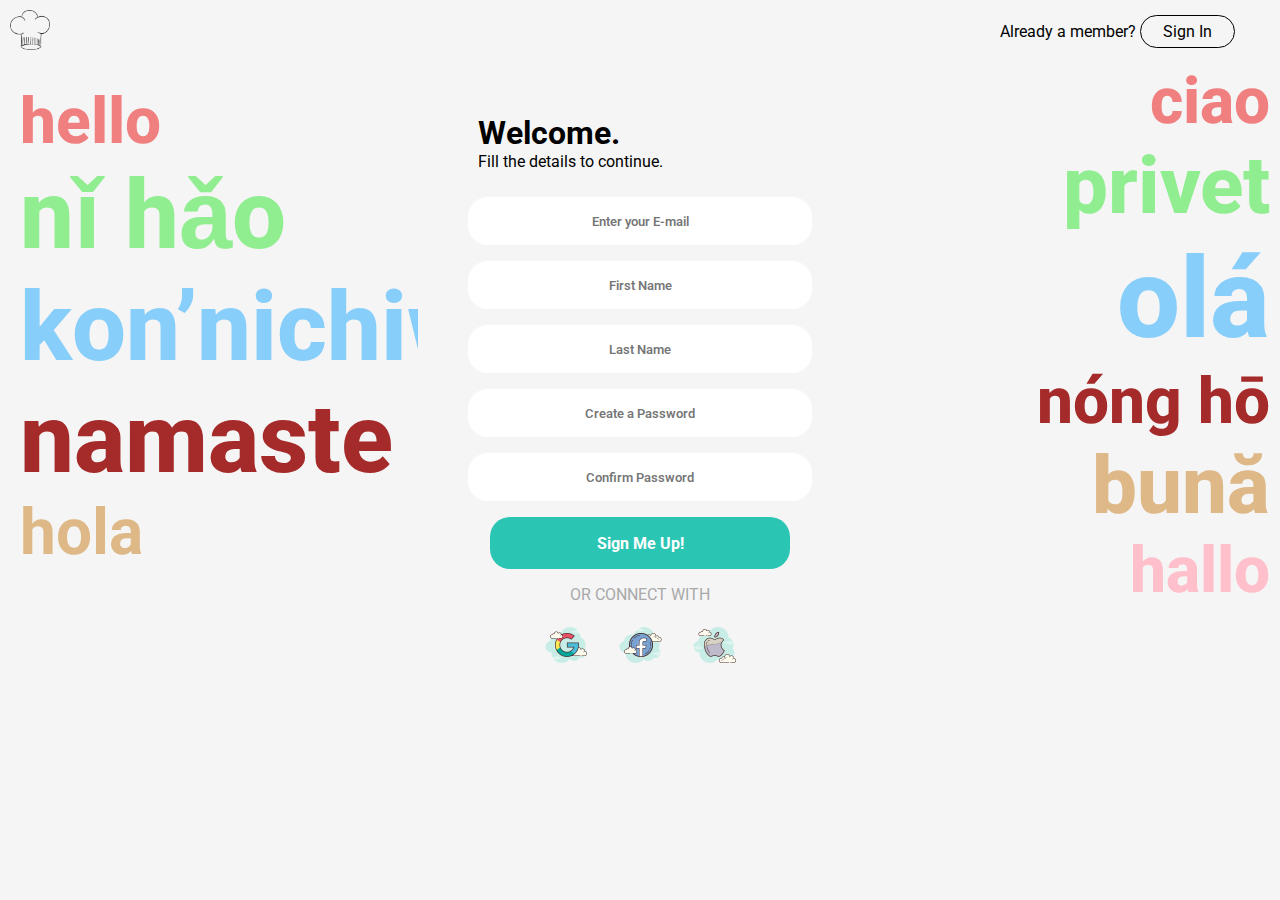
<file: sign/signup.html>
<!DOCTYPE html>
<html lang="en">
<head>
    <meta charset="UTF-8">
    <meta http-equiv="X-UA-Compatible" content="IE=edge">
    <meta name="viewport" content="width=device-width, initial-scale=1.0">
    <link rel="apple-touch-icon" sizes="180x180" href="../favicon/apple-touch-icon.png">
    <link rel="icon" type="image/png" sizes="32x32" href="../favicon/favicon-32x32.png">
    <link rel="icon" type="image/png" sizes="16x16" href="../favicon/favicon-16x16.png">
    <link rel="manifest" href="favicon/site.webmanifest">
    <link href="https://fonts.googleapis.com/css2?family=Roboto:wght@300&amp;display=swap" rel="stylesheet">
    <link rel="preconnect" href="https://fonts.gstatic.com">
    <link href="https://fonts.googleapis.com/css2?family=Roboto:ital,wght@1,900&display=swap" rel="stylesheet">
    <link rel="stylesheet" href="style-signup.css">
    <title>Sign Up!</title>
</head>
<body>
    <nav>
        <a href="../index.html"><img id="img" src="../logo.png" alt="logo-home"></a>
        <span id="nav-right"><span id="nam">Already a member?  </span>
        <a id="signup" href="t2.html">Sign In</a>
        </span> 
    </nav>
    <div class="container">
        <div class="left">
            <div class="left-container">
                <span class="fo f1">hello </span>
                <span class="fo f2"> nǐ hǎo </span>
                <span class="fo f3"> kon’nichiwa </span>
                <span class="fo f4"> namaste </span>
                <span class="fo f5"> hola </span>
            </div>
        </div>
        <div class="right">
            <form action="#">
                
            <div class="form-top">
                <span id="welcome">Welcome. </span><br>
                <span id="w-text">Fill the details to continue.</span>
            </div>
                <p><input type="email" name="email" id="email" placeholder="Enter your E-mail" required></p>
                <p><input type="text" name="first-name" placeholder="First Name" required></p>
                <p><input type="text" name="last-name" placeholder="Last Name"></p>
                <p><input type="password" name="pass" id="pass" placeholder="Create a Password" required></p>
                <p><input type="password" name="pass" id="pass" placeholder="Confirm Password" required></p>
                <p><input id="submit" type="submit" value="Sign Me Up!"></p>
                <p id="ocw">OR CONNECT WITH</p>
                <a href="#"><img src="../google-icon.png" alt="gi"></a>
                <a href="#"><img src="../facebook-icon.png" alt="fi"></a>
                <a href="#"><img src="../apple-icon.png" alt=""></a>
            </form>
        </div>
        <div class="rightest">
            <span class="eo e1"> ciao </span>
            <span class="eo e2"> privet </span>
            <span class="eo e3"> olá </span>
            <span class="eo e4"> nóng hō </span>
            <span class="eo e5"> bună </span>
            <span class="eo e6"> hallo </span>
        </div>
    </div>
</body>
</html>
</file>
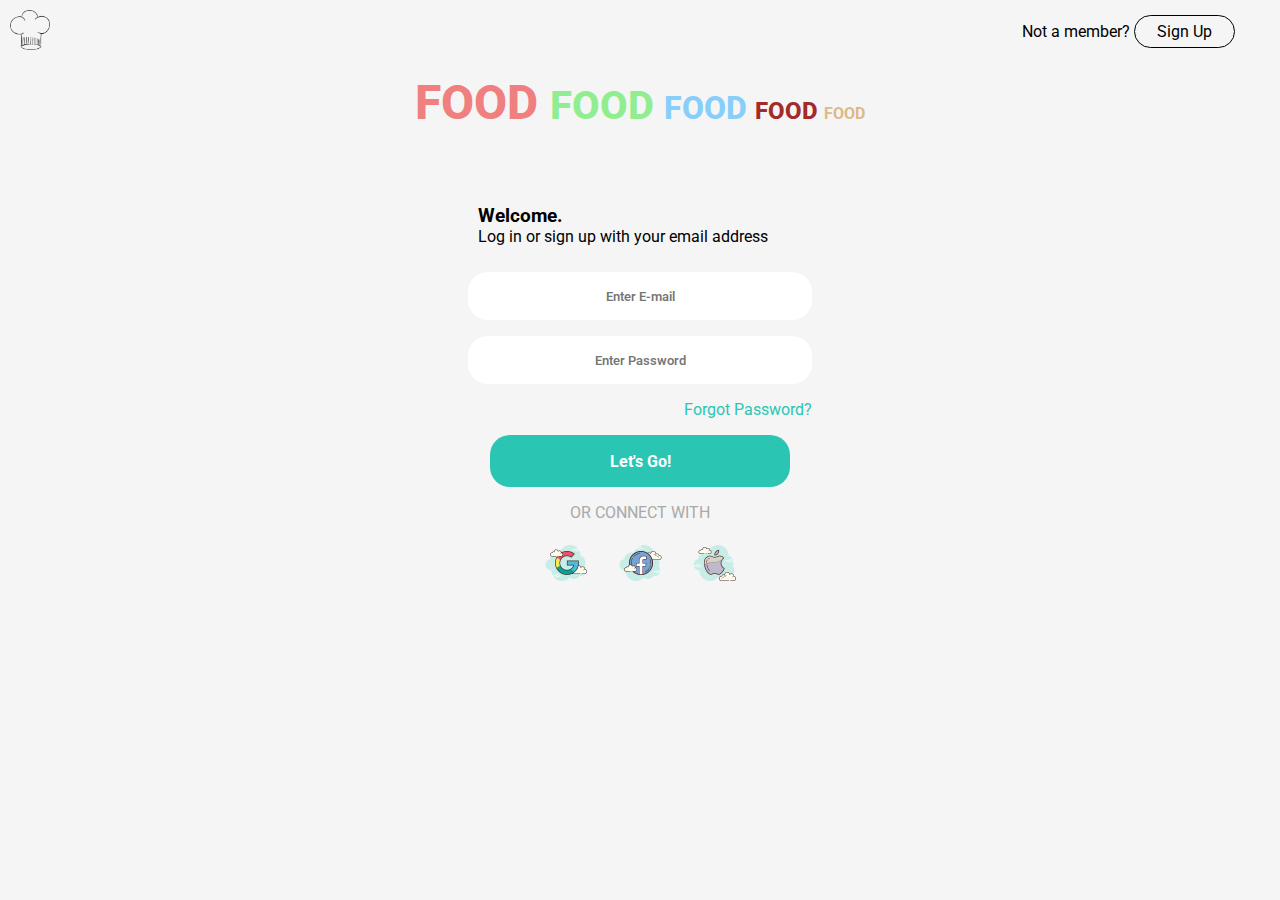
<file: Sign/t2.html>
<!DOCTYPE html>
<html lang="en">
<head>
    <meta charset="UTF-8">
    <meta http-equiv="X-UA-Compatible" content="IE=edge">
    <meta name="viewport" content="width=device-width, initial-scale=1.0">
    <link rel="apple-touch-icon" sizes="180x180" href="../favicon/apple-touch-icon.png">
    <link rel="icon" type="image/png" sizes="32x32" href="../favicon/favicon-32x32.png">
    <link rel="icon" type="image/png" sizes="16x16" href="../favicon/favicon-16x16.png">
    <link rel="manifest" href="favicon/site.webmanifest">
    <link href="https://fonts.googleapis.com/css2?family=Roboto:wght@300&amp;display=swap" rel="stylesheet">
    <link rel="stylesheet" href="style-loginn.css">
    <title>Login!</title>
</head>
<body>
    <nav>
        <a href="../index.html"><img id="img" src="../logo.png" alt="logo-home"></a>
        <span id="nav-right"><span id="nam">Not a member?  </span>
        <a id="signup" href="#">Sign Up</a>
        </span> 
    </nav>
    <div class="container">
        <div class="left">
            <div class="left-container">
                <span id="f1">FOOD </span>
                <span id="f2"> FOOD </span>
                <span id="f3"> FOOD </span>
                <span id="f4"> FOOD </span>
                <span id="f5"> FOOD </span>
            </div>
        </div>
        <div class="right">
            <form action="#">
                
            <div class="form-top">
                <span id="welcome">Welcome.</span><br>
                <span id="w-text">Log in or sign up with your email address</span>
            </div>
                <p><input type="email" name="email" id="email" placeholder="Enter E-mail"></p>
                <p><input type="password" name="pass" id="pass" placeholder="Enter Password"></p>
                <p id="forgot"><a href="#" id="forgot">Forgot Password?</a></p>
                <p><input id="submit" type="submit" value="Let's Go!"></p>
                    <p id="ocw">OR CONNECT WITH</p>
                <a href="#"><img src="../google-icon.png" alt="gi"></a>
                <a href="#"><img src="../facebook-icon.png" alt="fi"></a>
                <a href="#"><img src="../apple-icon.png" alt=""></a>
            </form>
        </div>
    </div>
</body>
</html>
</file>
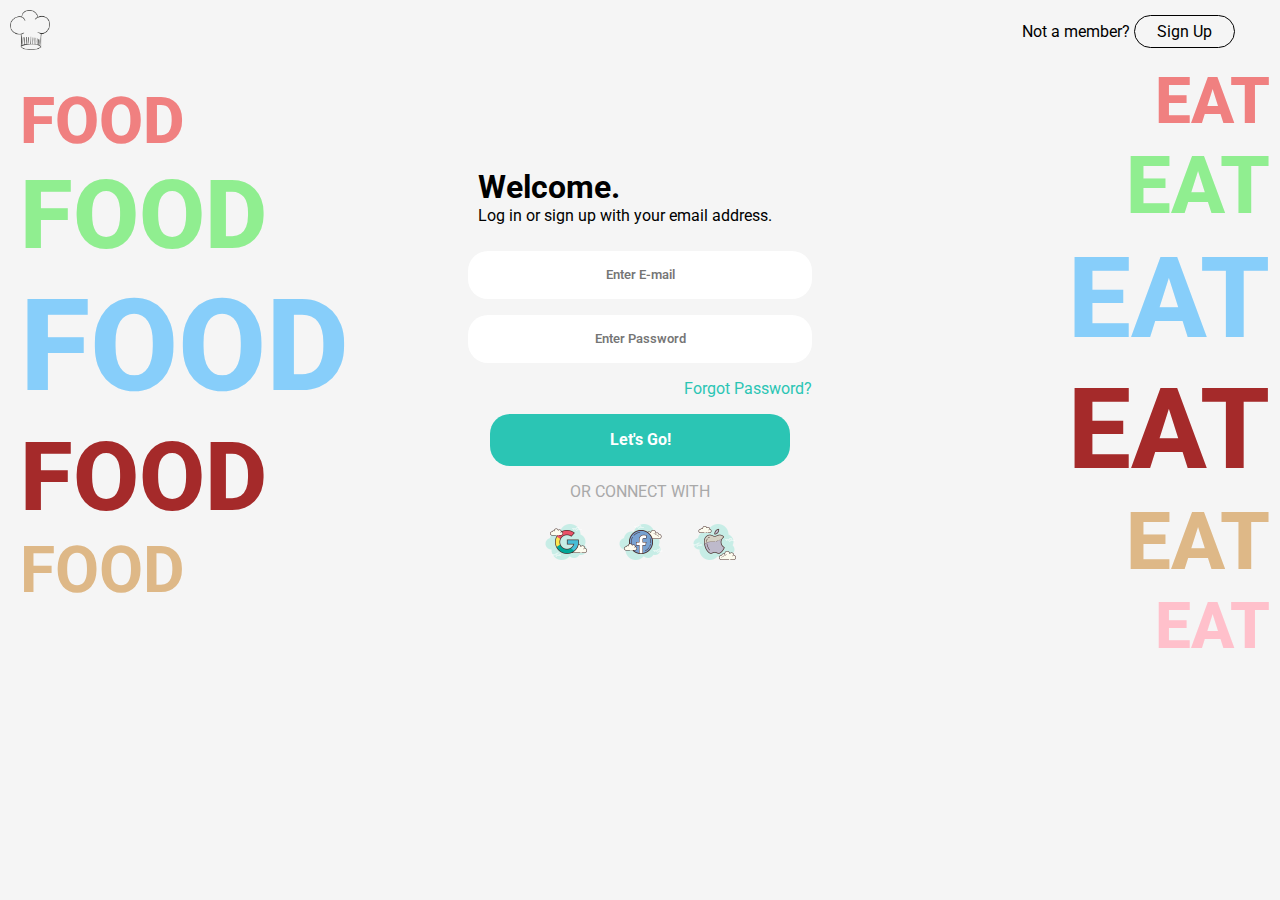
<file: sign/t2.html>
<!DOCTYPE html>
<html lang="en">
<head>
    <meta charset="UTF-8">
    <meta http-equiv="X-UA-Compatible" content="IE=edge">
    <meta name="viewport" content="width=device-width, initial-scale=1.0">
    <link rel="apple-touch-icon" sizes="180x180" href="../favicon/apple-touch-icon.png">
    <link rel="icon" type="image/png" sizes="32x32" href="../favicon/favicon-32x32.png">
    <link rel="icon" type="image/png" sizes="16x16" href="../favicon/favicon-16x16.png">
    <link rel="manifest" href="favicon/site.webmanifest">
    <link href="https://fonts.googleapis.com/css2?family=Roboto:wght@300&amp;display=swap" rel="stylesheet">
    <link rel="preconnect" href="https://fonts.gstatic.com">
    <link href="https://fonts.googleapis.com/css2?family=Roboto:ital,wght@1,900&display=swap" rel="stylesheet">

    <link rel="stylesheet" href="style-loginn.css">
    <title>Login!</title>
</head>
<body>
    <nav>
        <a href="../index.html"><img id="img" src="../logo.png" alt="logo-home"></a>
        <span id="nav-right"><span id="nam">Not a member?  </span>
        <a id="signup" href="#">Sign Up</a>
        </span> 
    </nav>
    <div class="container">
        <div class="left">
            <div class="left-container">
                <span class="fo f1">FOOD </span>
                <span class="fo f2"> FOOD </span>
                <span class="fo f3"> FOOD </span>
                <span class="fo f4"> FOOD </span>
                <span class="fo f5"> FOOD </span>
            </div>
        </div>
        <div class="right">
            <form action="#">
                
            <div class="form-top">
                <span id="welcome">Welcome. </span><br>
                <span id="w-text">Log in or sign up with your email address.</span>
            </div>
                <p><input type="email" name="email" id="email" placeholder="Enter E-mail"></p>
                <p><input type="password" name="pass" id="pass" placeholder="Enter Password"></p>
                <p id="forgot"><a href="#" id="forgot">Forgot Password?</a></p>
                <p><input id="submit" type="submit" value="Let's Go!"></p>
                    <p id="ocw">OR CONNECT WITH</p>
                <a href="#"><img src="../google-icon.png" alt="gi"></a>
                <a href="#"><img src="../facebook-icon.png" alt="fi"></a>
                <a href="#"><img src="../apple-icon.png" alt=""></a>
            </form>
        </div>
        <div class="rightest">
            <span class="eo e1"> EAT </span>
            <span class="eo e2"> EAT </span>
            <span class="eo e3"> EAT </span>
            <span class="eo e4"> EAT </span>
            <span class="eo e5"> EAT </span>
            <span class="eo e6"> EAT </span>
        </div>
    </div>
</body>
</html>
</file>
<file: sign/style-signup.css>
@media screen and (max-width: 1200px)
{
    #nam{
        display: none;
    }
    .left, .right{
        min-width: 100%;
        min-height: 100px;
    }
    .rightest{
        z-index: -100;
    }
}
@media screen and (min-width: 1200px) 
{
    .right{
        margin: auto;
        padding: 50px;
        padding-bottom: 10px;
    }
    .left{
        padding: 10px;
        width: 28vw;
    }
    .fo{
        display: block;
    }
    .left-container{
        text-align: left;
    }
    .f1{
        font-size: 4em !important;
    }
    .f2{
        font-size: 6em !important;
    }
    .f3{
        font-size: 6em !important;
    }
    .f4{
        font-size: 6em !important;
    }
    .f5{
        font-size: 4em !important;
    }
    .rightest{
        width: 28vw;
        padding: 10px 10px;
    }
    .eo{
        display: block;
        text-align: right;
    }
    .e1{
        color: lightcoral;
        font-size: 4em;
        font-weight: 800;
    }
    .e2{
        color: lightgreen;
        font-size: 5em;
        font-weight: 800;
    }
    .e3{
        color: lightskyblue;
        font-size: 7em;
        font-weight: 800;
    }
    .e4{
        color: brown;
        font-size: 4em;
        font-weight: 800;
    }
    .e5{
        color: burlywood;
        font-size: 5em;
        font-weight: 800;
    }
    .e6{
        color: pink;
        font-size: 4em;
        font-weight: 800;
    }
}
*{
    background-color: whitesmoke;
    font-family: 'Roboto', sans-serif;
}
/* Targeting body tag to remove margin and padding */
body{
    margin: 0;
    padding: 0;
}
/* Making left container and right container inline block */
.left, .right, .rightest{
    display: inline;
}
/* Changeing logo image size */
#img{
    width: 40px;
}
/* Making nav bar boss */
nav{
    position: fixed;
    top: 0;
    left: 0;
    padding:10px;
    width: 100%;
}
#nav-right{
    position: absolute;
    top: 35%;
    right: 5%;
}
#signup{
    padding:6px 22px;
    border: 1px solid black;
    color:black;
    border-radius: 30px;
    text-decoration: none;
}
#signup:hover{
    background-color: #2bc5b4;
    color: white;
}
/* giving container its gigantic size */
.container{
    padding-top: 54px;
    width: 100vw;
    display: flex;
    flex-wrap: wrap;
    flex-direction: row;
    align-content: center;
}
/* Designing Left and right Containers */
.left{
    text-align: center;
    margin-top: 20px;
    margin-bottom: 20px;
    /* background-color: lightcoral; */
}
.right{
    text-align: center;
}
/* Designing the form to make it look good */
.form-top{
    margin: auto;
    text-align: left;
    padding: 10px;
}
#welcome{
    font-weight: 700;
    font-size: 2em;
}
form{
    margin: auto;
    width: fit-content;
    /* background-color: hotpink; */
}
#forgot{
    text-align: right;
    color: #2bc5b4;
    text-decoration: none;
}
form img{
    width: 50px;
    padding: 0px 10px;
}
input{
    font-weight: 550;
    background-color: white;
    color: black;
    border: none;
    border-radius: 20px;
    text-align: center;
    padding: 16.5px 22px;
    width: 300px;
}
#submit{
    width: 300px;
    font-size: 1em;
    font-weight: 700;
    padding: 10;
    border: none;
    color: white;
    background-color: #2bc5b4;
}
#submit:hover{
    background-color: rgb(113, 221, 5);
}
#ocw{
    color: #a9a9a9;
}

/* Making FOOD text to look good */
.left-container{
    padding: 0px 10px;
}
.f1{
    color: lightcoral;
    font-size: 3em;
    font-weight: 800;
}
.f2{
    color: lightgreen;
    font-size: 2.5em;
    font-weight: 800;
}
.f3{
    color: lightskyblue;
    font-size: 2em;
    font-weight: 800;
}
.f4{
    color: brown;
    font-size: 1.5em;
    font-weight: 800;
}
.f5{
    color: burlywood;
    font-size: 1em;
    font-weight: 700;
}
</file>
<file: Sign/style-loginn.css>
@media screen and (max-width: 998px)
{
    #nam{
        display: none;
    }
}
*{
    background-color: whitesmoke;
    font-family: 'Roboto', sans-serif;
}
/* Targeting body tag to remove margin and padding */
body{
    margin: 0;
    padding: 0;
}
/* Making left container and right container inline block */
.left, .right{
    display: inline;
}
/* Changeing logo image size */
#img{
    width: 40px;
}
/* Making nav bar boss */
nav{
    position: fixed;
    top: 0;
    left: 0;
    padding:10px;
    width: 100%;
}
#nav-right{
    position: absolute;
    top: 35%;
    right: 5%;
}
#signup{
    padding:6px 22px;
    border: 1px solid black;
    color:black;
    border-radius: 20px;
    text-decoration: none;
}
/* giving container its gigantic size */
.container{
    padding-top: 54px;
    width: 100vw;
    display: flex;
    flex-wrap: wrap;
    flex-direction: row;
    align-items: center;
}
/* Designing Left and right Containers */
.left, .right{
    min-width: 100%;
    min-height: 100px;
}
.left{
    text-align: center;
    margin-top: 20px;
    margin-bottom: 20px;
    /* background-color: lightcoral; */
}
.right{
    text-align: center;
}
/* Designing the form to make it look good */
.form-top{
    margin: auto;
    text-align: left;
    padding: 10px;
}
#welcome{
    font-weight: 700;
    font-size: 1.2em;
}
form{
    margin: auto;
    width: fit-content;
    /* background-color: hotpink; */
}
#forgot{
    text-align: right;
    color: #2bc5b4;
    text-decoration: none;
}
form img{
    width: 50px;
    padding: 0px 10px;
}
input{
    font-weight: 550;
    background-color: white;
    border: none;
    border-radius: 20px;
    text-align: center;
    padding: 16.5px 22px;
    width: 300px;
}
#submit{
    width: 300px;
    font-size: 1em;
    font-weight: 700;
    padding: 10;
    border: none;
    color: white;
    background-color: #2bc5b4;
}
#submit:hover{
    background-color: rgb(113, 221, 5);
}
#ocw{
    color: #a9a9a9;
}

/* Making FOOD text to look good */
#f1{
    color: lightcoral;
    font-size: 3em;
    font-weight: 800;
}
#f2{
    color: lightgreen;
    font-size: 2.5em;
    font-weight: 800;
}
#f3{
    color: lightskyblue;
    font-size: 2em;
    font-weight: 800;
}
#f4{
    color: brown;
    font-size: 1.5em;
    font-weight: 800;
}
#f5{
    color: burlywood;
    font-size: 1em;
    font-weight: 700;
}
</file>
<file: sign/style-loginn.css>
@media screen and (max-width: 1200px)
{
    #nam{
        display: none;
    }
    .left, .right{
        min-width: 100%;
        min-height: 100px;
    }
    .rightest{
        z-index: -100;
    }
}
@media screen and (min-width: 1200px) 
{
    .right{
        margin: auto;
        padding: 50px;
    }
    .left{
        padding: 10px;
        width: 28vw;
    }
    .fo{
        display: block;
    }
    .left-container{
        text-align: left;
    }
    .f1{
        font-size: 4em !important;
    }
    .f2{
        font-size: 6em !important;
    }
    .f3{
        font-size: 8em !important;
    }
    .f4{
        font-size: 6em !important;
    }
    .f5{
        font-size: 4em !important;
    }
    .rightest{
        width: 28vw;
        padding: 10px 10px;
    }
    .eo{
        display: block;
        text-align: right;
    }
    .e1{
        color: lightcoral;
        font-size: 4em;
        font-weight: 800;
    }
    .e2{
        color: lightgreen;
        font-size: 5em;
        font-weight: 800;
    }
    .e3{
        color: lightskyblue;
        font-size: 7em;
        font-weight: 800;
    }
    .e4{
        color: brown;
        font-size: 7em;
        font-weight: 800;
    }
    .e5{
        color: burlywood;
        font-size: 5em;
        font-weight: 800;
    }
    .e6{
        color: pink;
        font-size: 4em;
        font-weight: 800;
    }
}
*{
    background-color: whitesmoke;
    font-family: 'Roboto', sans-serif;
}
/* Targeting body tag to remove margin and padding */
body{
    margin: 0;
    padding: 0;
}
/* Making left container and right container inline block */
.left, .right, .rightest{
    display: inline;
}
/* Changeing logo image size */
#img{
    width: 40px;
}
/* Making nav bar boss */
nav{
    position: fixed;
    top: 0;
    left: 0;
    padding:10px;
    width: 100%;
}
#nav-right{
    position: absolute;
    top: 35%;
    right: 5%;
}
#signup{
    padding:6px 22px;
    border: 1px solid black;
    color:black;
    border-radius: 30px;
    text-decoration: none;
}
#signup:hover{
    background-color: #2bc5b4;
    color: white;
}
/* giving container its gigantic size */
.container{
    padding-top: 54px;
    width: 100vw;
    display: flex;
    flex-wrap: wrap;
    flex-direction: row;
    align-content: center;
}
/* Designing Left and right Containers */
.left{
    text-align: center;
    margin-top: 20px;
    margin-bottom: 20px;
    /* background-color: lightcoral; */
}
.right{
    text-align: center;
}
/* Designing the form to make it look good */
.form-top{
    margin: auto;
    text-align: left;
    padding: 10px;
}
#welcome{
    font-weight: 700;
    font-size: 2em;
}
form{
    margin: auto;
    width: fit-content;
    /* background-color: hotpink; */
}
#forgot{
    text-align: right;
    color: #2bc5b4;
    text-decoration: none;
}
form img{
    width: 50px;
    padding: 0px 10px;
}
input{
    font-weight: 550;
    background-color: white;
    border: none;
    border-radius: 20px;
    text-align: center;
    padding: 16.5px 22px;
    width: 300px;
}
#submit{
    width: 300px;
    font-size: 1em;
    font-weight: 700;
    padding: 10;
    border: none;
    color: white;
    background-color: #2bc5b4;
}
#submit:hover{
    background-color: rgb(113, 221, 5);
}
#ocw{
    color: #a9a9a9;
}

/* Making FOOD text to look good */
.left-container{
    padding: 0px 10px;
}
.f1{
    color: lightcoral;
    font-size: 3em;
    font-weight: 800;
}
.f2{
    color: lightgreen;
    font-size: 2.5em;
    font-weight: 800;
}
.f3{
    color: lightskyblue;
    font-size: 2em;
    font-weight: 800;
}
.f4{
    color: brown;
    font-size: 1.5em;
    font-weight: 800;
}
.f5{
    color: burlywood;
    font-size: 1em;
    font-weight: 700;
}
</file>
